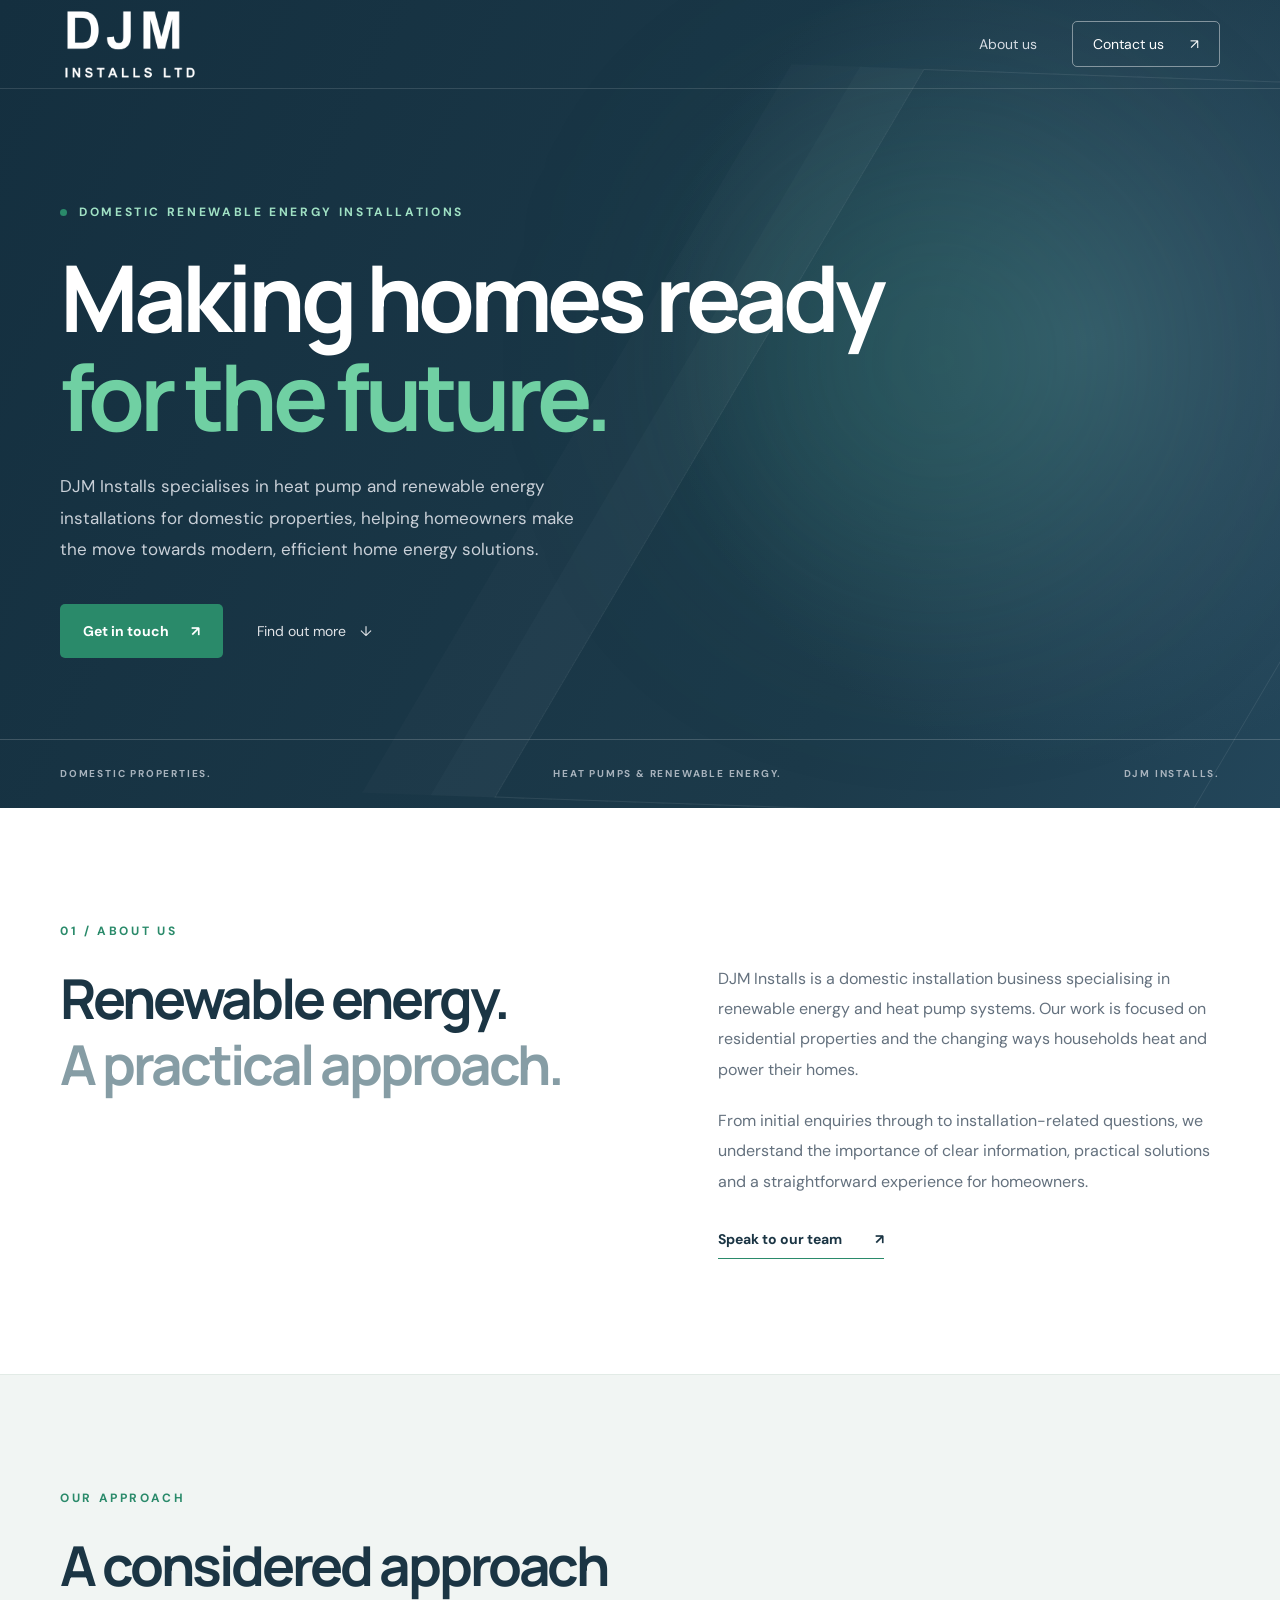
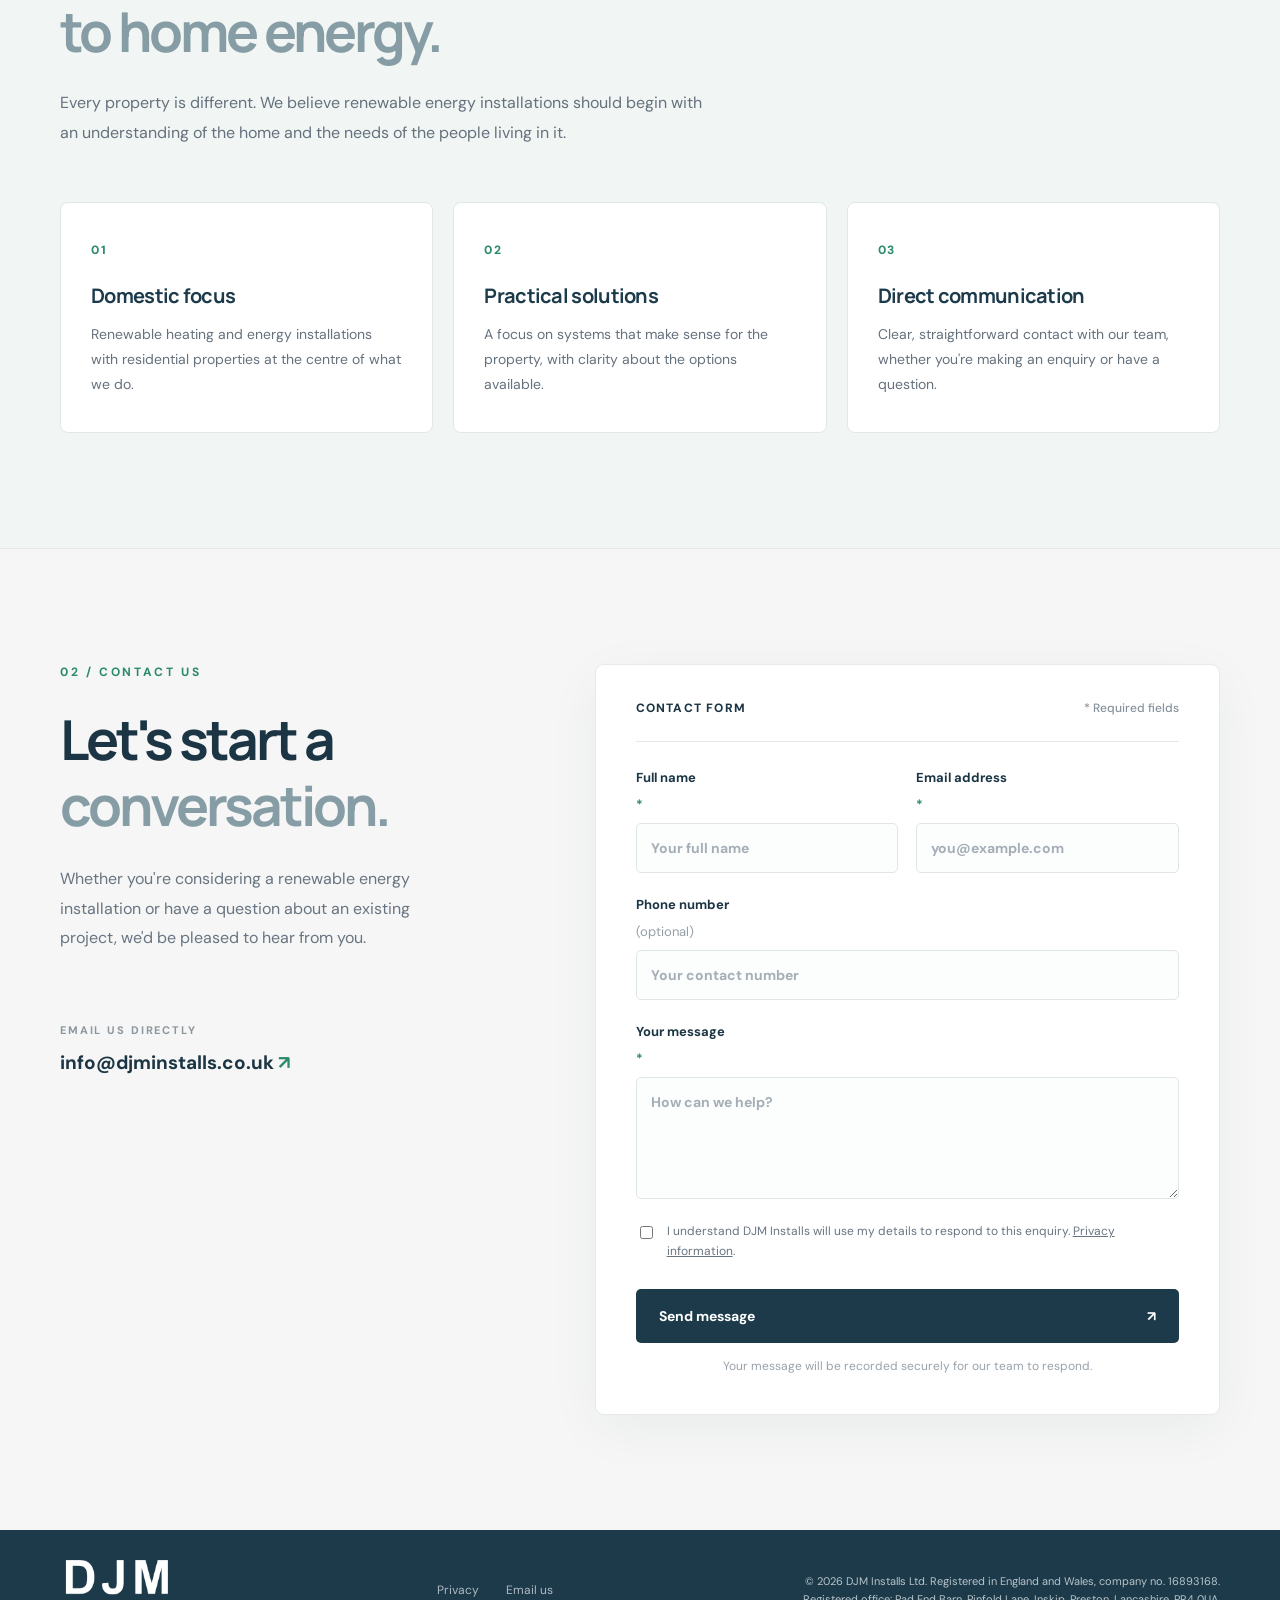
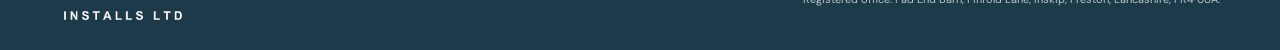
<file: index.html>
<!doctype html>
<html lang="en-GB">
<head>
  <meta charset="utf-8" />
  <meta name="viewport" content="width=device-width,initial-scale=1" />
  <meta name="theme-color" content="#101a27" />
  <meta name="description" content="DJM Installs provides renewable energy and heat pump installations for domestic properties. Discover more about our approach and contact the team." />
  <title>DJM Installs | Domestic Heat Pump & Renewable Energy Installations</title>
  <link rel="icon" href="/favicon.png" type="image/png" />
  <link rel="stylesheet" href="/styles.css" />
</head>
<body>
  <header class="header">
    <div class="container nav">
      <a class="brand" href="#home" aria-label="DJM Installs home"><img class="brand-logo" src="/logo-light.png" alt="DJM Installs Ltd" width="150" height="82" /></a>
      <nav aria-label="Main navigation"><a href="#about">About us</a><a href="#contact" class="nav-contact">Contact us <span aria-hidden="true">↗</span></a></nav>
    </div>
  </header>
  <main>
    <section class="hero" id="home">
      <div class="hero-glow" aria-hidden="true"></div>
      <div class="container hero-content">
        <p class="eyebrow"><span class="dot"></span> DOMESTIC RENEWABLE ENERGY INSTALLATIONS</p>
        <h1>Making homes ready<br/><em>for the future.</em></h1>
        <p class="hero-copy">DJM Installs specialises in heat pump and renewable energy installations for domestic properties, helping homeowners make the move towards modern, efficient home energy solutions.</p>
        <div class="hero-actions"><a href="#contact" class="button primary">Get in touch <span aria-hidden="true">↗</span></a><a href="#about" class="text-link">Find out more <span aria-hidden="true">↓</span></a></div>
      </div>
      <div class="hero-bottom"><div class="container"><span>DOMESTIC PROPERTIES.</span><span>HEAT PUMPS & RENEWABLE ENERGY.</span><span>DJM INSTALLS.</span></div></div>
    </section>
    <section class="about section" id="about"><div class="container about-layout"><div><p class="section-kicker">01 / ABOUT US</p><h2>Renewable energy.<br/><span>A practical approach.</span></h2></div><div class="about-text"><p>DJM Installs is a domestic installation business specialising in renewable energy and heat pump systems. Our work is focused on residential properties and the changing ways households heat and power their homes.</p><p>From initial enquiries through to installation-related questions, we understand the importance of clear information, practical solutions and a straightforward experience for homeowners.</p><a href="#contact" class="inline-link">Speak to our team <span aria-hidden="true">↗</span></a></div></div></section>
    <section class="approach section" aria-labelledby="approach-heading"><div class="container"><div class="approach-heading"><p class="section-kicker">OUR APPROACH</p><h2 id="approach-heading">A considered approach<br/><span>to home energy.</span></h2><p>Every property is different. We believe renewable energy installations should begin with an understanding of the home and the needs of the people living in it.</p></div><div class="approach-grid"><article><span class="approach-number">01</span><h3>Domestic focus</h3><p>Renewable heating and energy installations with residential properties at the centre of what we do.</p></article><article><span class="approach-number">02</span><h3>Practical solutions</h3><p>A focus on systems that make sense for the property, with clarity about the options available.</p></article><article><span class="approach-number">03</span><h3>Direct communication</h3><p>Clear, straightforward contact with our team, whether you're making an enquiry or have a question.</p></article></div></div></section>
    <section class="contact section" id="contact"><div class="container contact-layout"><div class="contact-intro"><p class="section-kicker">02 / CONTACT US</p><h2>Let's start a<br/><span>conversation.</span></h2><p>Whether you're considering a renewable energy installation or have a question about an existing project, we'd be pleased to hear from you.</p><div class="contact-email"><span>EMAIL US DIRECTLY</span><a href="mailto:info@djminstalls.co.uk">info@djminstalls.co.uk <span aria-hidden="true">↗</span></a></div></div><div class="form-card"><div class="form-top"><span>CONTACT FORM</span><span class="asterisk">* Required fields</span></div><form name="djm-contact" method="POST" action="/thank-you" data-netlify="true" netlify-honeypot="bot-field"><input type="hidden" name="form-name" value="djm-contact"/><p class="hidden-field"><label>Leave this blank: <input name="bot-field" /></label></p><div class="field-row"><label>Full name <span>*</span><input name="name" type="text" autocomplete="name" placeholder="Your full name" required maxlength="120"/></label><label>Email address <span>*</span><input name="email" type="email" autocomplete="email" placeholder="you@example.com" required maxlength="254"/></label></div><label>Phone number <span class="optional">(optional)</span><input name="phone" type="tel" autocomplete="tel" placeholder="Your contact number" maxlength="40"/></label><label>Your message <span>*</span><textarea name="message" rows="5" placeholder="How can we help?" required maxlength="5000"></textarea></label><label class="consent"><input type="checkbox" required name="privacy-consent" value="yes"/><span>I understand DJM Installs will use my details to respond to this enquiry. <a href="/privacy">Privacy information</a>.</span></label><button type="submit" class="button form-button">Send message <span aria-hidden="true">↗</span></button><p class="form-note">Your message will be recorded securely for our team to respond.</p></form></div></div></section>
  </main>
  <footer><div class="container footer-row"><a class="footer-brand" href="#home" aria-label="DJM Installs home"><img src="/logo-light.png" alt="DJM Installs Ltd" width="130" height="70" /></a><div><a href="/privacy">Privacy</a><a href="mailto:info@djminstalls.co.uk">Email us</a></div><span class="company-disclosure">© <span id="year">2026</span> DJM Installs Ltd. Registered in England and Wales, company no. 16893168.<span class="registered-address">Registered office: Pad End Barn, Pinfold Lane, Inskip, Preston, Lancashire, PR4 0UA.</span></span></div></footer>
  <script>document.getElementById('year').textContent=new Date().getFullYear();</script>
</body>
</html>
</file>
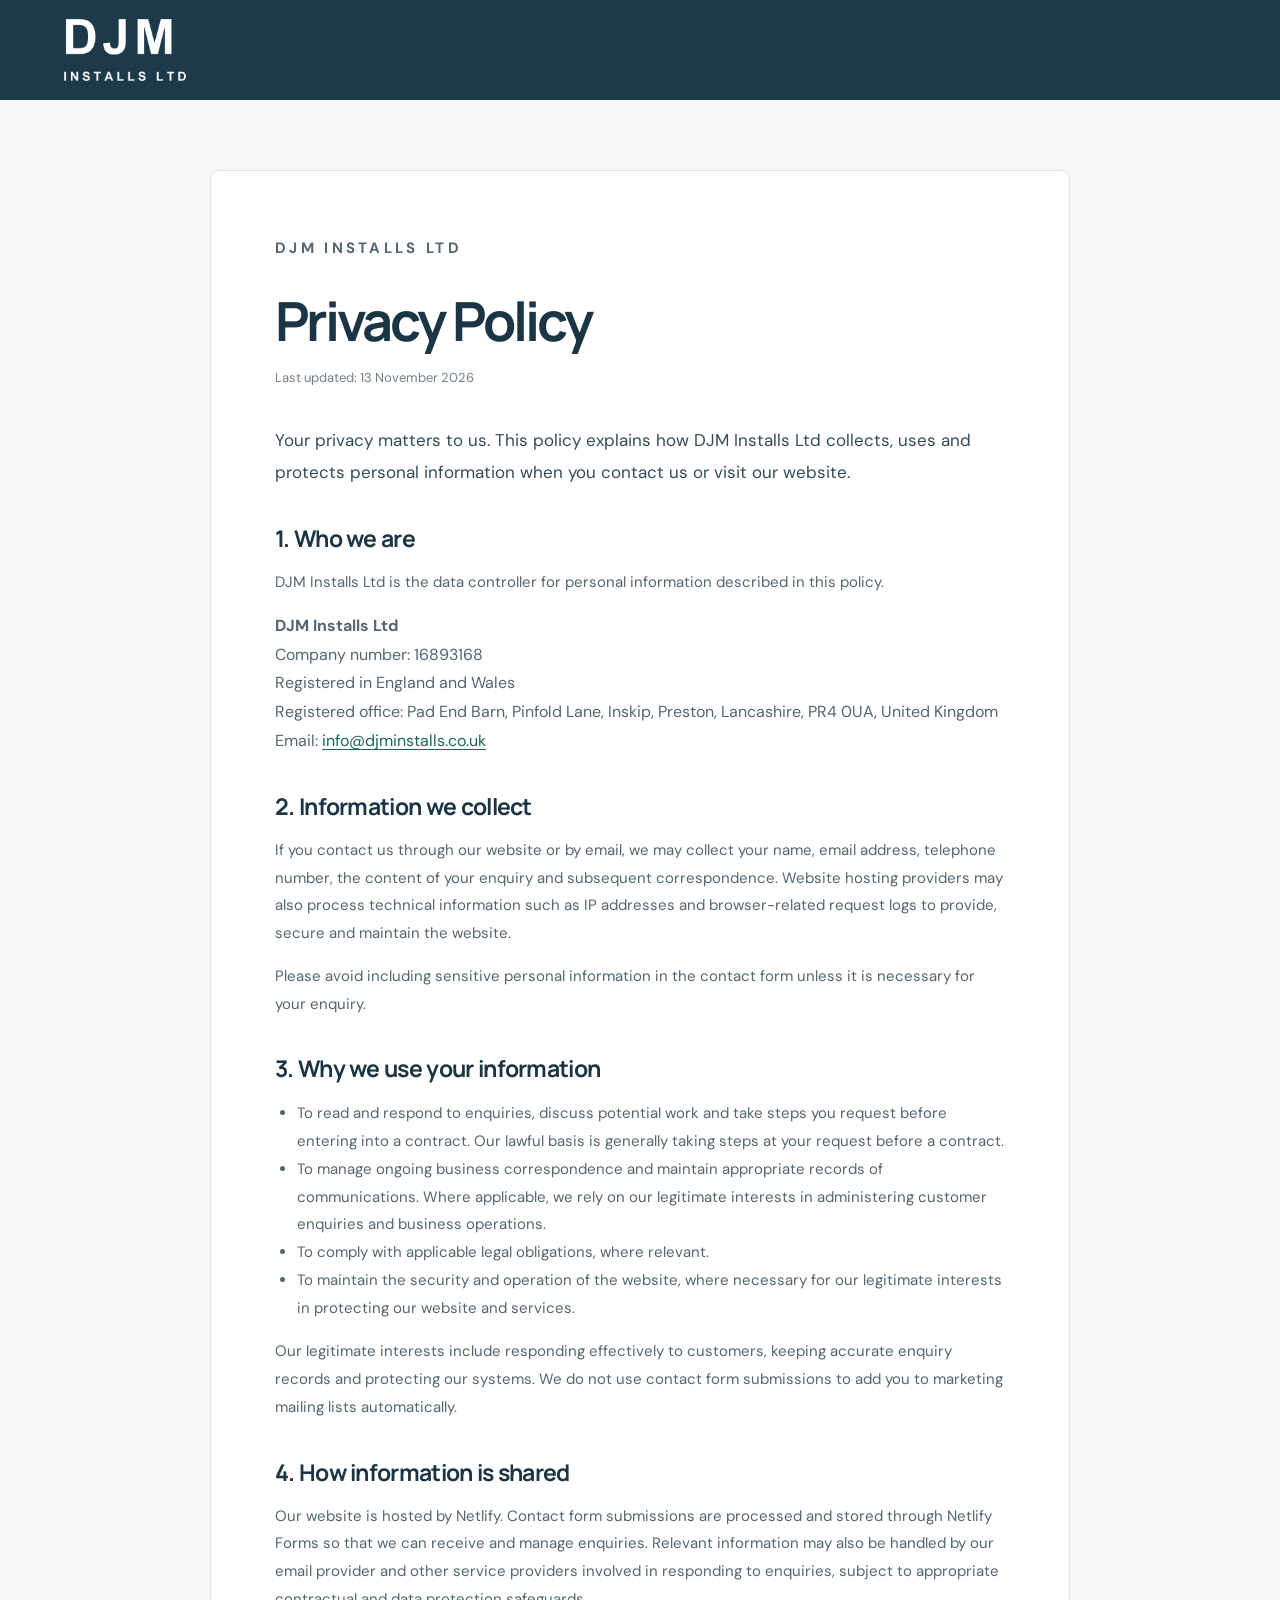
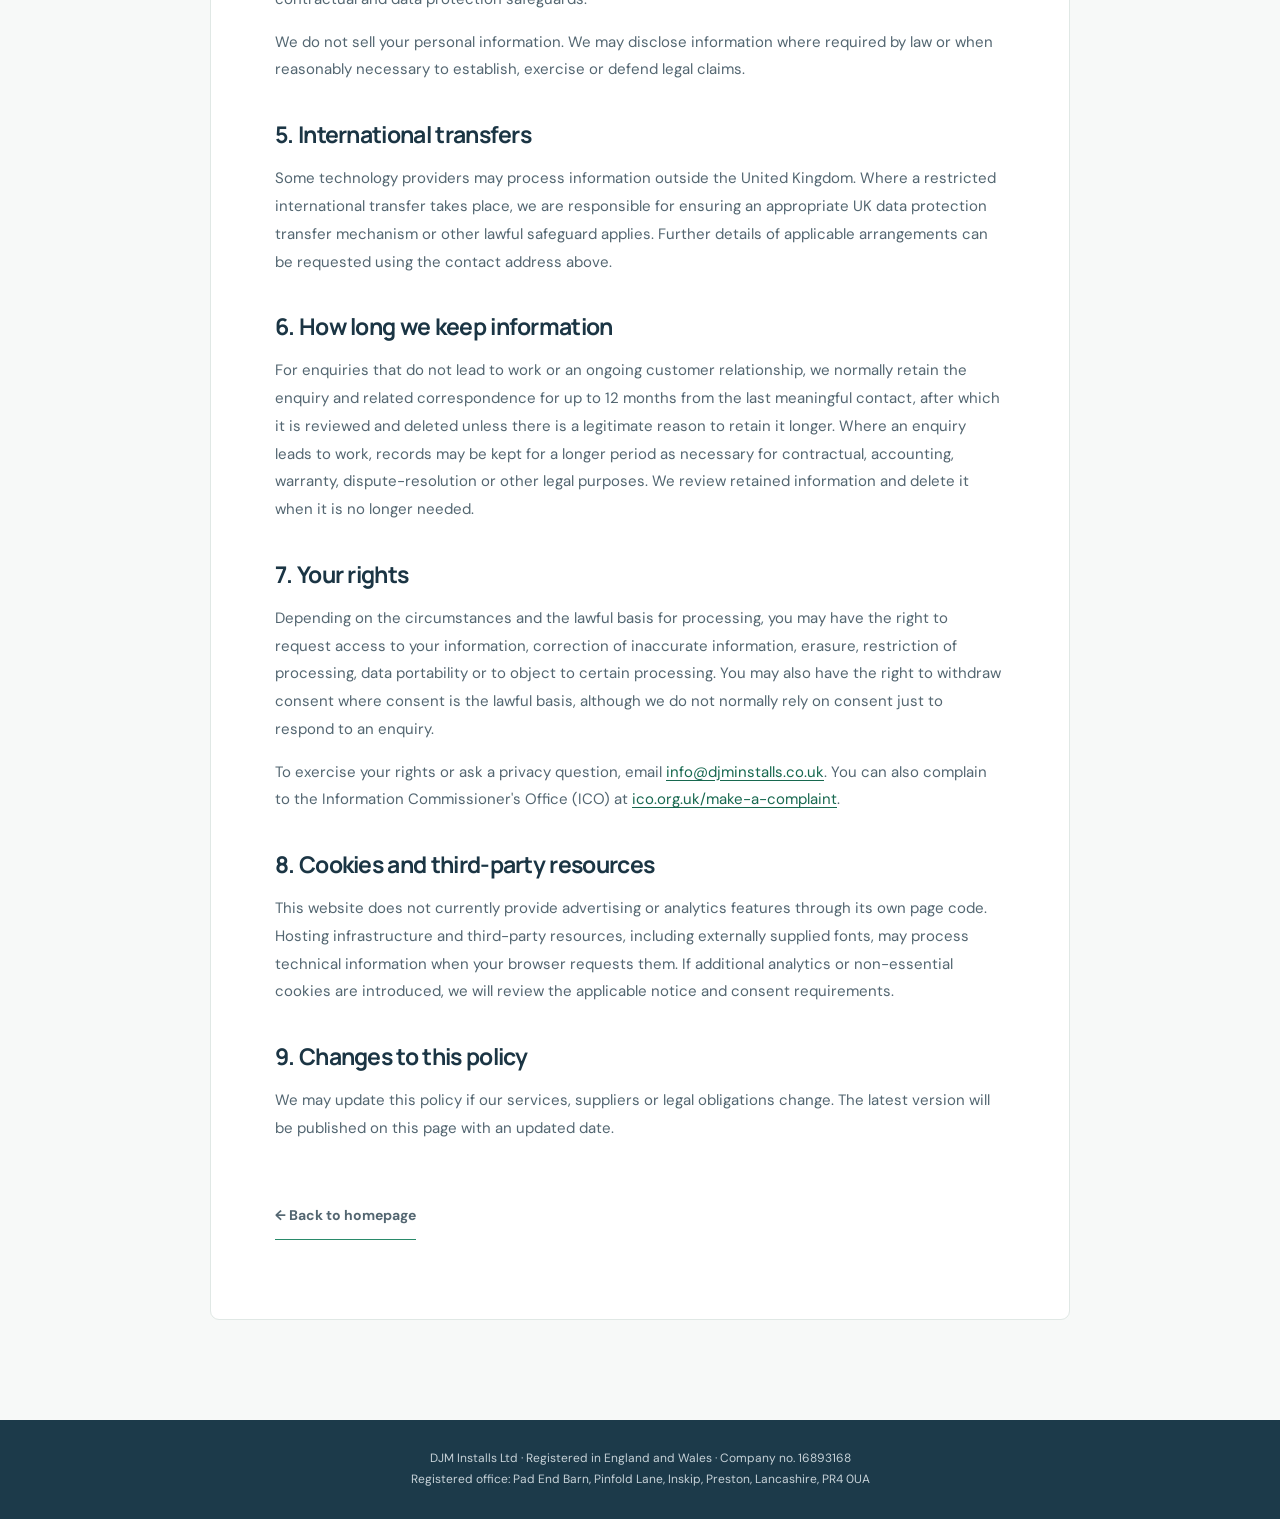
<file: privacy.html>
<!doctype html>
<html lang="en-GB">
<head>
<meta charset="utf-8">
<meta name="viewport" content="width=device-width,initial-scale=1">
<meta name="theme-color" content="#1c3a4a">
<meta name="description" content="Read how DJM Installs Ltd handles personal information, including enquiries submitted through our website.">
<title>Privacy Policy | DJM Installs Ltd</title>
<link rel="stylesheet" href="/styles.css">
<link rel="icon" href="/favicon.png" type="image/png">
<style>
.legal-page{background:#f7f9f8;padding:70px 0 100px}
.legal-wrap{max-width:860px;background:white;border:1px solid #e0e8e5;border-radius:9px;padding:clamp(25px,5vw,65px)}
.legal-wrap .updated{font-size:13px;color:#71818a;margin:15px 0 35px}
.legal-wrap h1{font-size:clamp(36px,5vw,54px);line-height:1.15;margin:10px 0}
.legal-wrap h2{font-size:23px;line-height:1.35;letter-spacing:-.03em;margin:35px 0 12px}
.legal-wrap p,.legal-wrap li{line-height:1.85;color:#536671;font-size:15px}
.legal-wrap ul{padding-left:22px}
.legal-wrap a:not(.inline-link){color:#17684f;text-decoration:underline;text-underline-offset:3px}
.legal-wrap address{font-style:normal;line-height:1.8;color:#536671}
.legal-intro{font-size:17px!important;color:#334c59!important}
.legal-note{border-left:3px solid #2a8a6a;padding-left:18px}
.legal-header{background:#1c3a4a;padding:15px 0}
.legal-header img{display:block;width:130px;height:auto}
.legal-bottom{margin-top:48px}
.legal-footer{background:#1c3a4a;color:#c6d1d7;text-align:center;padding:28px 20px;font-size:12px;line-height:1.8}
@media(max-width:520px){.legal-page{padding:24px 0 50px}}
</style>
</head>
<body>
<header class="legal-header"><div class="container"><a href="/" aria-label="DJM Installs homepage"><img src="/logo-light.png" alt="DJM Installs Ltd" width="130" height="70"></a></div></header>
<main class="legal-page"><div class="container legal-wrap">
<p class="section-kicker">DJM INSTALLS LTD</p>
<h1>Privacy Policy</h1>
<p class="updated">Last updated: 13 November 2026</p>
<p class="legal-intro">Your privacy matters to us. This policy explains how DJM Installs Ltd collects, uses and protects personal information when you contact us or visit our website.</p>
<h2>1. Who we are</h2>
<p>DJM Installs Ltd is the data controller for personal information described in this policy.</p>
<address><strong>DJM Installs Ltd</strong><br>Company number: 16893168<br>Registered in England and Wales<br>Registered office: Pad End Barn, Pinfold Lane, Inskip, Preston, Lancashire, PR4 0UA, United Kingdom<br>Email: <a href="mailto:info@djminstalls.co.uk">info@djminstalls.co.uk</a></address>
<h2>2. Information we collect</h2>
<p>If you contact us through our website or by email, we may collect your name, email address, telephone number, the content of your enquiry and subsequent correspondence. Website hosting providers may also process technical information such as IP addresses and browser-related request logs to provide, secure and maintain the website.</p>
<p>Please avoid including sensitive personal information in the contact form unless it is necessary for your enquiry.</p>
<h2>3. Why we use your information</h2>
<ul>
<li>To read and respond to enquiries, discuss potential work and take steps you request before entering into a contract. Our lawful basis is generally taking steps at your request before a contract.</li>
<li>To manage ongoing business correspondence and maintain appropriate records of communications. Where applicable, we rely on our legitimate interests in administering customer enquiries and business operations.</li>
<li>To comply with applicable legal obligations, where relevant.</li>
<li>To maintain the security and operation of the website, where necessary for our legitimate interests in protecting our website and services.</li>
</ul>
<p>Our legitimate interests include responding effectively to customers, keeping accurate enquiry records and protecting our systems. We do not use contact form submissions to add you to marketing mailing lists automatically.</p>
<h2>4. How information is shared</h2>
<p>Our website is hosted by Netlify. Contact form submissions are processed and stored through Netlify Forms so that we can receive and manage enquiries. Relevant information may also be handled by our email provider and other service providers involved in responding to enquiries, subject to appropriate contractual and data protection safeguards.</p>
<p>We do not sell your personal information. We may disclose information where required by law or when reasonably necessary to establish, exercise or defend legal claims.</p>
<h2>5. International transfers</h2>
<p>Some technology providers may process information outside the United Kingdom. Where a restricted international transfer takes place, we are responsible for ensuring an appropriate UK data protection transfer mechanism or other lawful safeguard applies. Further details of applicable arrangements can be requested using the contact address above.</p>
<h2>6. How long we keep information</h2>
<p>For enquiries that do not lead to work or an ongoing customer relationship, we normally retain the enquiry and related correspondence for up to 12 months from the last meaningful contact, after which it is reviewed and deleted unless there is a legitimate reason to retain it longer. Where an enquiry leads to work, records may be kept for a longer period as necessary for contractual, accounting, warranty, dispute-resolution or other legal purposes. We review retained information and delete it when it is no longer needed.</p>
<h2>7. Your rights</h2>
<p>Depending on the circumstances and the lawful basis for processing, you may have the right to request access to your information, correction of inaccurate information, erasure, restriction of processing, data portability or to object to certain processing. You may also have the right to withdraw consent where consent is the lawful basis, although we do not normally rely on consent just to respond to an enquiry.</p>
<p>To exercise your rights or ask a privacy question, email <a href="mailto:info@djminstalls.co.uk">info@djminstalls.co.uk</a>. You can also complain to the Information Commissioner's Office (ICO) at <a href="https://ico.org.uk/make-a-complaint/" rel="noopener noreferrer">ico.org.uk/make-a-complaint</a>.</p>
<h2>8. Cookies and third-party resources</h2>
<p>This website does not currently provide advertising or analytics features through its own page code. Hosting infrastructure and third-party resources, including externally supplied fonts, may process technical information when your browser requests them. If additional analytics or non-essential cookies are introduced, we will review the applicable notice and consent requirements.</p>
<h2>9. Changes to this policy</h2>
<p>We may update this policy if our services, suppliers or legal obligations change. The latest version will be published on this page with an updated date.</p>
<p class="legal-bottom"><a href="/" class="inline-link">← Back to homepage</a></p>
</div></main>
<footer class="legal-footer">DJM Installs Ltd · Registered in England and Wales · Company no. 16893168<br>Registered office: Pad End Barn, Pinfold Lane, Inskip, Preston, Lancashire, PR4 0UA</footer>
</body></html>
</file>
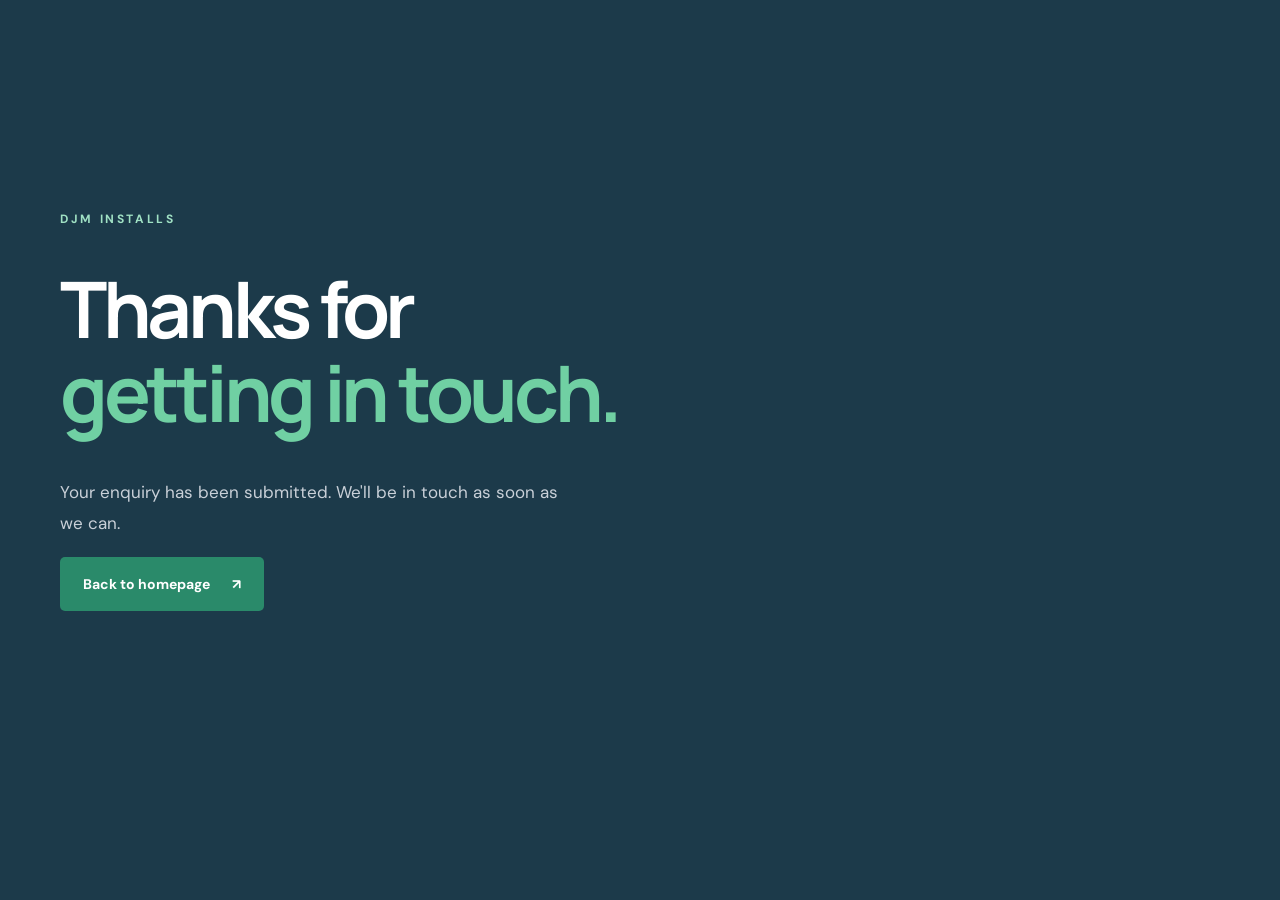
<file: thank-you.html>
<!doctype html><html lang="en-GB"><head><meta charset="utf-8"><meta name="viewport" content="width=device-width,initial-scale=1"><title>Thank you | DJM Installs</title><link rel="stylesheet" href="/styles.css"><link rel="icon" href="/favicon.png" type="image/png"></head><body style="background:#1c3a4a;color:white"><main class="container" style="min-height:90vh;display:flex;flex-direction:column;justify-content:center;align-items:flex-start"><p class="eyebrow">DJM INSTALLS</p><h1 style="font-size:clamp(48px,7vw,78px)">Thanks for<br><em>getting in touch.</em></h1><p class="hero-copy">Your enquiry has been submitted. We'll be in touch as soon as we can.</p><a class="button primary" href="/">Back to homepage <span>↗</span></a></main></body></html>
</file>
<file: styles.css>
@import url('https://fonts.googleapis.com/css2?family=DM+Sans:wght@400;500;600;700&family=Manrope:wght@400;500;600;700;800&display=swap');
:root{--navy:#1c3a4a;--navy2:#23465a;--ink:#1b3544;--muted:#65717d;--line:#e2e7eb;--gold:#2a8a6a;--paper:#f5f6f5}*{box-sizing:border-box}html{scroll-behavior:smooth}body{margin:0;font-family:'DM Sans',Arial,sans-serif;color:var(--ink);-webkit-font-smoothing:antialiased}a{color:inherit;text-decoration:none}button,input,textarea{font:inherit}.container{width:min(1160px,calc(100% - 48px));margin:auto}.header{position:absolute;z-index:3;top:0;left:0;right:0;border-bottom:1px solid #ffffff20;color:white}.nav{height:88px;display:flex;justify-content:space-between;align-items:center}.brand{display:flex;gap:12px;align-items:center}.brand-mark{display:grid;place-items:center;font:800 19px Manrope;background:#ffffff13;border:1px solid #ffffff38;border-radius:9px;width:45px;height:45px;letter-spacing:-2px}.mark-accent{color:var(--gold)}.brand-label{font:600 18px Manrope;letter-spacing:.09em}.brand-label b{font-weight:800}.nav nav{display:flex;align-items:center;gap:35px;font-size:14px}.nav nav>a:not(.nav-contact){color:#d6dce3}.nav-contact{border:1px solid #ffffff70;padding:13px 20px;border-radius:5px}.nav-contact span,.button span{margin-left:22px}.hero{background:radial-gradient(circle at 85% 42%,#364353 0%,transparent 36%),linear-gradient(115deg,#1c3a4a,#1b2938 70%,#192638);min-height:680px;position:relative;color:#fff;overflow:hidden}.hero:after{content:"";position:absolute;right:-10%;top:10%;width:55%;height:90%;border:1px solid #ffffff16;transform:skewX(-29deg) rotate(2deg);box-shadow:-65px 0 0 #ffffff05,-135px 0 0 #ffffff04;pointer-events:none}.hero-glow{position:absolute;width:430px;height:430px;border-radius:50%;right:10%;top:18%;background:#2a8a6a2a;filter:blur(110px)}.hero-content{position:relative;z-index:1;padding-top:192px;padding-bottom:150px}.eyebrow,.section-kicker{font-size:12px;letter-spacing:.22em;font-weight:700}.eyebrow{color:#a0e1c4;display:flex;align-items:center;gap:12px}.dot{height:7px;width:7px;background:var(--gold);border-radius:50%}h1,h2{font-family:Manrope,Arial,sans-serif;letter-spacing:-.055em}h1{font-size:clamp(56px,7.2vw,100px);line-height:1.07;margin:28px 0 26px;font-weight:700}h1 em{font-style:normal;color:#70d0a3}.hero-copy{font-size:17px;line-height:1.85;max-width:515px;color:#c9d0d8}.hero-actions{display:flex;align-items:center;gap:34px;margin-top:38px}.button{display:inline-flex;align-items:center;justify-content:space-between;border:0;border-radius:5px;padding:18px 23px;font-weight:700;font-size:14px;cursor:pointer}.primary{background:var(--gold);color:#ffffff}.primary:hover,.form-button:hover{background:#267957}.text-link{font-size:14px;color:#e0e3e7}.text-link span{margin-left:10px}.hero-bottom{position:absolute;bottom:0;left:0;right:0;border-top:1px solid #ffffff2d;z-index:1}.hero-bottom .container{height:68px;display:flex;align-items:center;justify-content:space-between;gap:12px;color:#a8b3bd;font-size:10px;letter-spacing:.18em;font-weight:700}.section{padding:115px 0}.about{background:#fff}.about-layout{display:grid;grid-template-columns:1.1fr 1fr;gap:105px;align-items:start}.section-kicker{color:#2a8a6a;margin:0 0 26px}h2{font-size:clamp(35px,4.3vw,57px);line-height:1.2;margin:0;font-weight:700}h2 span{color:#869da5}.about-text{padding-top:41px}.about-text p{color:#64717e;font-size:16px;line-height:1.9;margin:0 0 21px}.inline-link{display:inline-block;margin-top:12px;font-weight:700;font-size:14px;border-bottom:1px solid #2a8a6a;padding-bottom:10px}.inline-link span{margin-left:30px}.contact{background:var(--paper);border-top:1px solid var(--line)}.contact-layout{display:grid;grid-template-columns:.82fr 1.18fr;gap:100px}.contact-intro>p:not(.section-kicker){font-size:16px;color:#687481;line-height:1.85;max-width:365px;margin-top:26px}.contact-email{margin-top:70px;display:flex;flex-direction:column;gap:13px}.contact-email>span{font-size:11px;font-weight:700;letter-spacing:.17em;color:#8b969f}.contact-email a{font-size:19px;font-weight:700;overflow-wrap:anywhere}.contact-email a span{color:#2a8a6a}.form-card{background:#fff;padding:35px 40px 40px;box-shadow:0 14px 55px #172a3d0c;border:1px solid #e6eaed;border-radius:9px}.form-top{display:flex;justify-content:space-between;gap:10px;border-bottom:1px solid var(--line);padding-bottom:25px;margin-bottom:27px;font-size:12px;font-weight:800;letter-spacing:.1em}.asterisk{font-weight:500;letter-spacing:0;color:#86919c}.form-card form>label,.field-row label{display:flex;flex-direction:column;gap:10px;font-size:13px;font-weight:700;margin-bottom:23px}.field-row{display:grid;grid-template-columns:1fr 1fr;gap:18px}.form-card label span:not(.optional){color:#2a8a6a}.form-card input:not([type=checkbox]),.form-card textarea{width:100%;padding:15px 14px;border:1px solid #dfe5e9;background:#fcfdfd;border-radius:5px;outline:none;color:#263543;font-size:14px;resize:vertical}.form-card input:focus,.form-card textarea:focus{border-color:#2a8a6a;box-shadow:0 0 0 3px #2a8a6a1b}.form-card input::placeholder,.form-card textarea::placeholder{color:#a5aeb6}.optional{font-weight:400;color:#94a0a8!important}.hidden-field{position:absolute;left:-10000px}.form-card .consent{display:flex;flex-direction:row;gap:11px;align-items:flex-start;font-weight:400;color:#687481;font-size:12px;line-height:1.65}.consent input{margin-top:4px;accent-color:#162438}.consent span{color:#687481!important}.consent a{text-decoration:underline}.form-button{background:#1c3a4a;color:#fff;width:100%;margin-top:4px}.form-note{text-align:center;color:#98a2ab;font-size:12px;margin:15px 0 0}footer{background:#1c3a4a;color:#b1bac3}.footer-row{min-height:120px;display:flex;align-items:center;justify-content:space-between;gap:20px;font-size:12px}.footer-brand{font:600 17px Manrope;color:#fff;letter-spacing:.1em}.footer-row>div{display:flex;gap:27px}.footer-row>span{color:#8b97a3}@media(max-width:800px){.hero{min-height:660px}.about-layout,.contact-layout{grid-template-columns:1fr;gap:36px}.about-text{padding-top:0}.section{padding:75px 0}.contact-email{margin-top:40px}.hero-bottom .container span:last-child{display:none}.hero-content{padding-top:177px}.form-card{padding:30px 24px}.footer-row{flex-wrap:wrap;padding:30px 0}}@media(max-width:520px){.container{width:min(100% - 36px,1160px)}.nav{height:75px}.brand-label{font-size:14px}.nav nav{gap:0}.nav nav>a:not(.nav-contact){display:none}.nav-contact{padding:11px 13px;font-size:12px}.hero{min-height:660px}.hero-content{padding-top:169px;padding-bottom:130px}h1{font-size:55px}.hero-copy{font-size:15px}.hero-actions{flex-wrap:wrap;gap:23px}.hero-bottom .container{font-size:9px}.hero-bottom .container span:nth-child(2){display:none}.field-row{grid-template-columns:1fr;gap:0}.form-card{padding:25px 19px}.form-top{font-size:11px}.footer-row{display:grid;justify-content:start;gap:19px}}

.brand-logo{display:block;width:140px;height:auto;max-height:75px;object-fit:contain}.footer-brand img{display:block;width:126px;height:auto}.brand{gap:0}.primary{color:#fff}.hero{background:radial-gradient(circle at 85% 42%,#36576a 0%,transparent 36%),linear-gradient(115deg,#142f3f,#1c3a4a 70%,#23465a)}.hero-glow{background:#2a8a6a38}@media(max-width:520px){.brand-logo{width:115px}}


/* Domestic renewables landing page */
.approach{background:#f1f5f3;border-top:1px solid #e2ebe6}
.approach-heading{max-width:760px;margin-bottom:54px}
.approach-heading>p:last-child{max-width:660px;color:#65717d;font-size:16px;line-height:1.85;margin:24px 0 0}
.approach-grid{display:grid;grid-template-columns:repeat(3,minmax(0,1fr));gap:20px}
.approach-grid article{background:#fff;border:1px solid #e0e9e4;border-radius:8px;padding:35px 30px;min-height:225px}
.approach-number{display:inline-block;color:#2a8a6a;font-size:12px;font-weight:800;letter-spacing:.15em;margin-bottom:24px}
.approach-grid h3{font-family:Manrope,Arial,sans-serif;font-size:20px;letter-spacing:-.035em;margin:0 0 13px;color:#1c3a4a}
.approach-grid article p{font-size:14px;line-height:1.8;color:#65717d;margin:0}
@media(max-width:800px){.approach-grid{grid-template-columns:1fr;gap:14px}.approach-grid article{min-height:0;padding:28px}.approach-heading{margin-bottom:30px}}

/* Statutory company information */
.footer-row .company-disclosure{display:block;max-width:470px;text-align:right;line-height:1.65;font-size:11px;color:#b9c5cb}
.footer-row .registered-address{display:block}
@media(max-width:800px){.footer-row .company-disclosure{text-align:left;max-width:none}}
</file>
